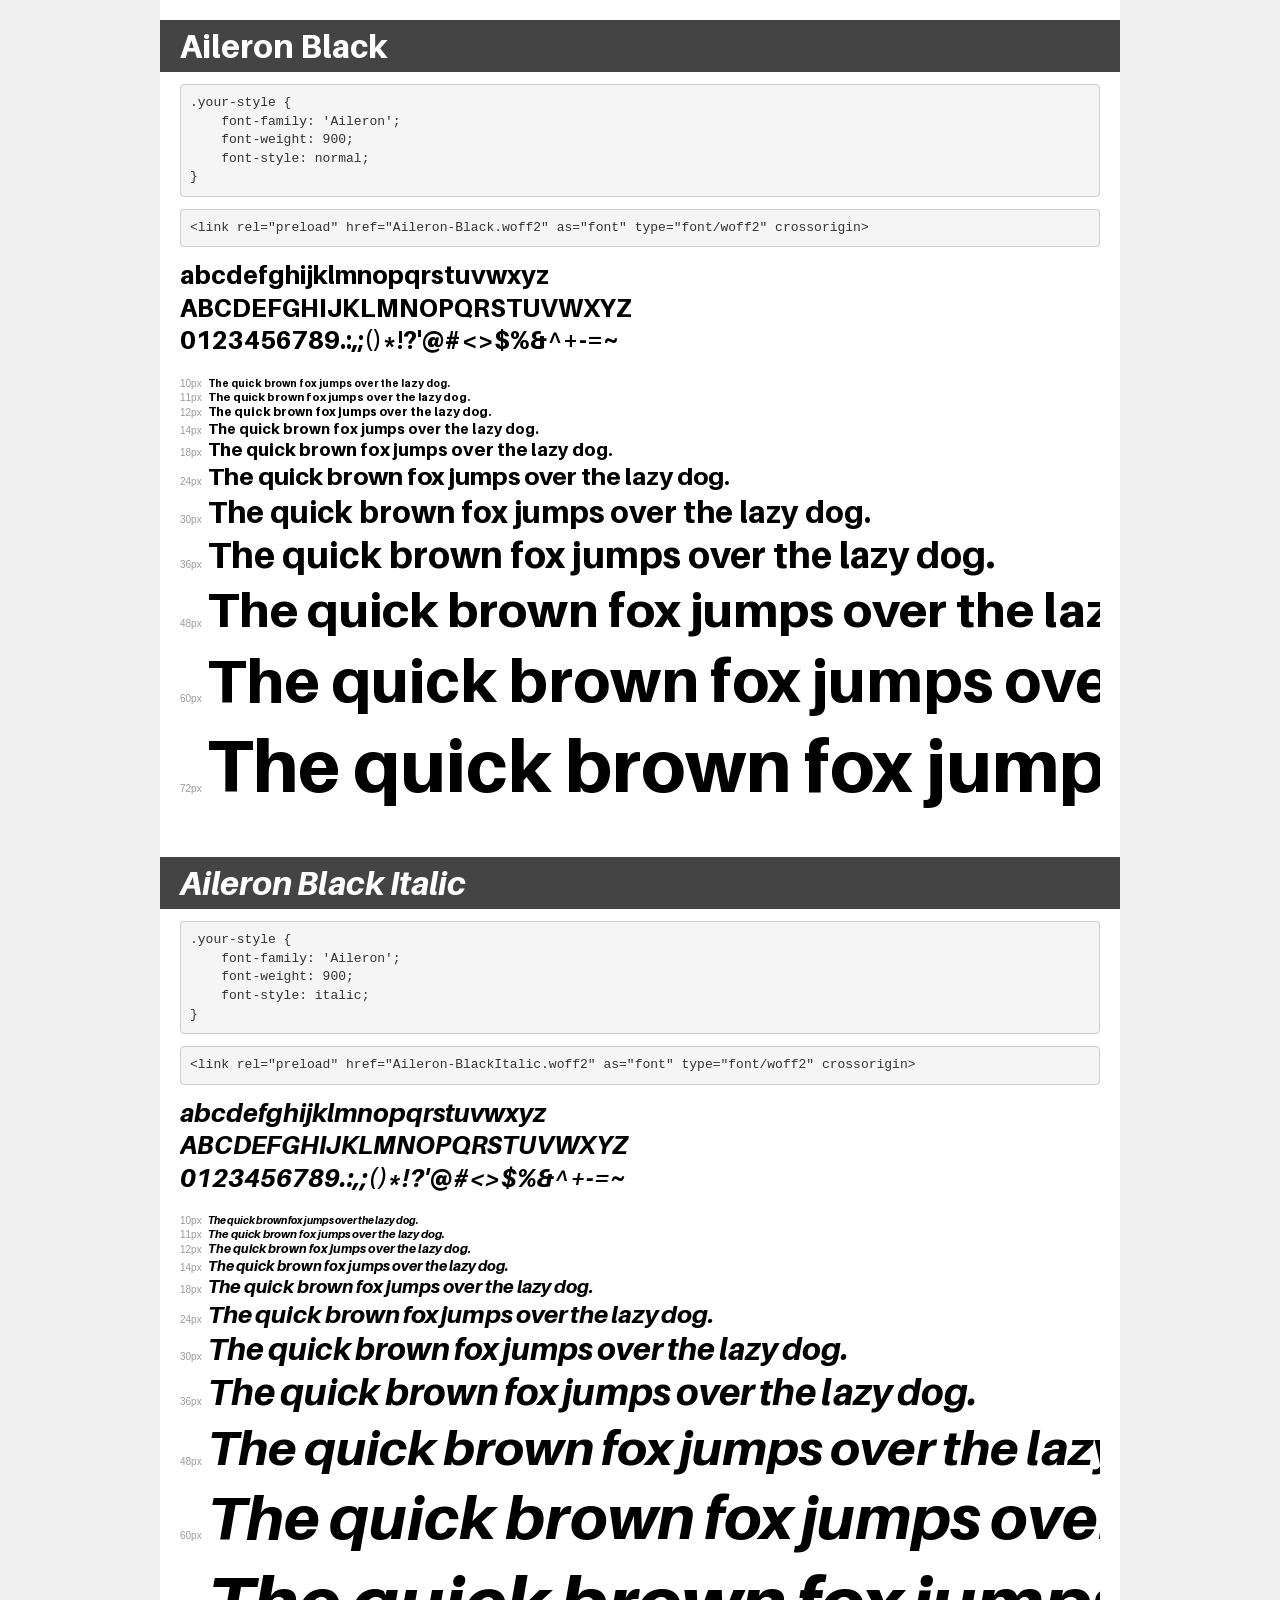
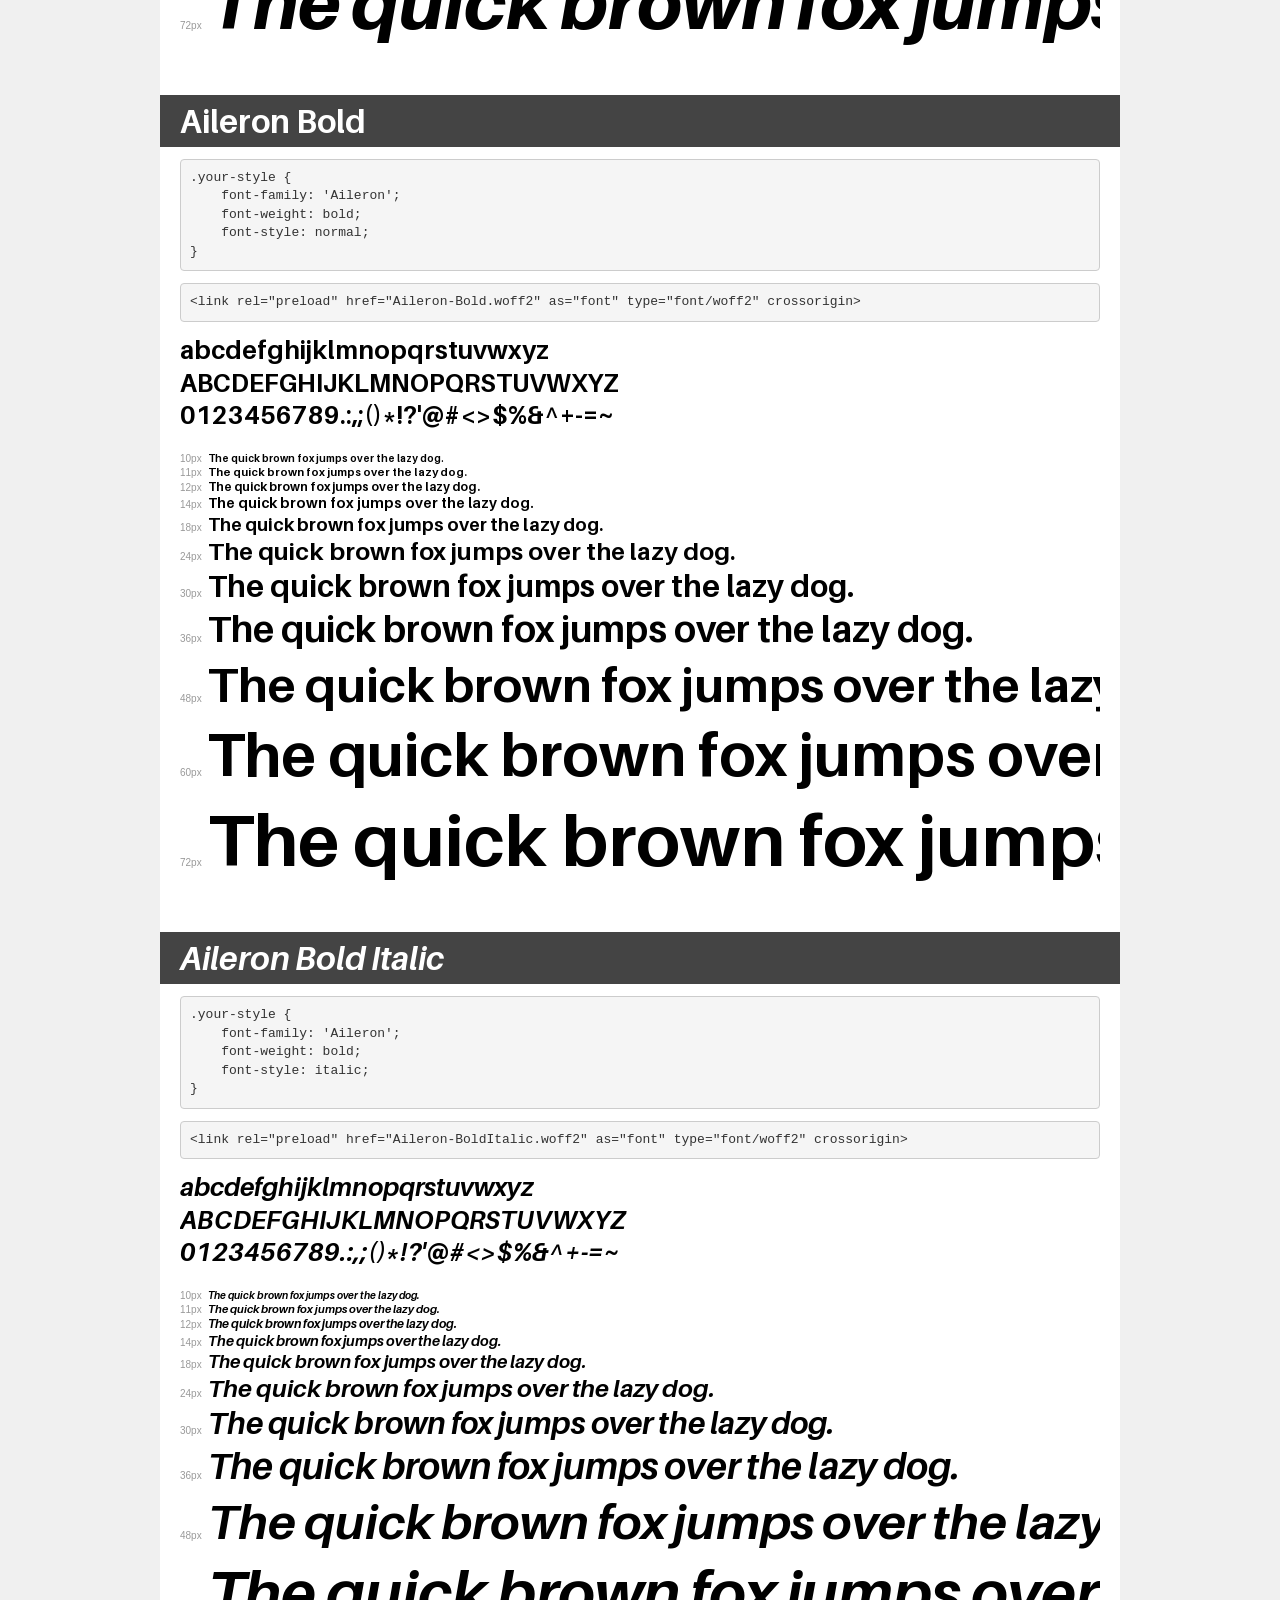
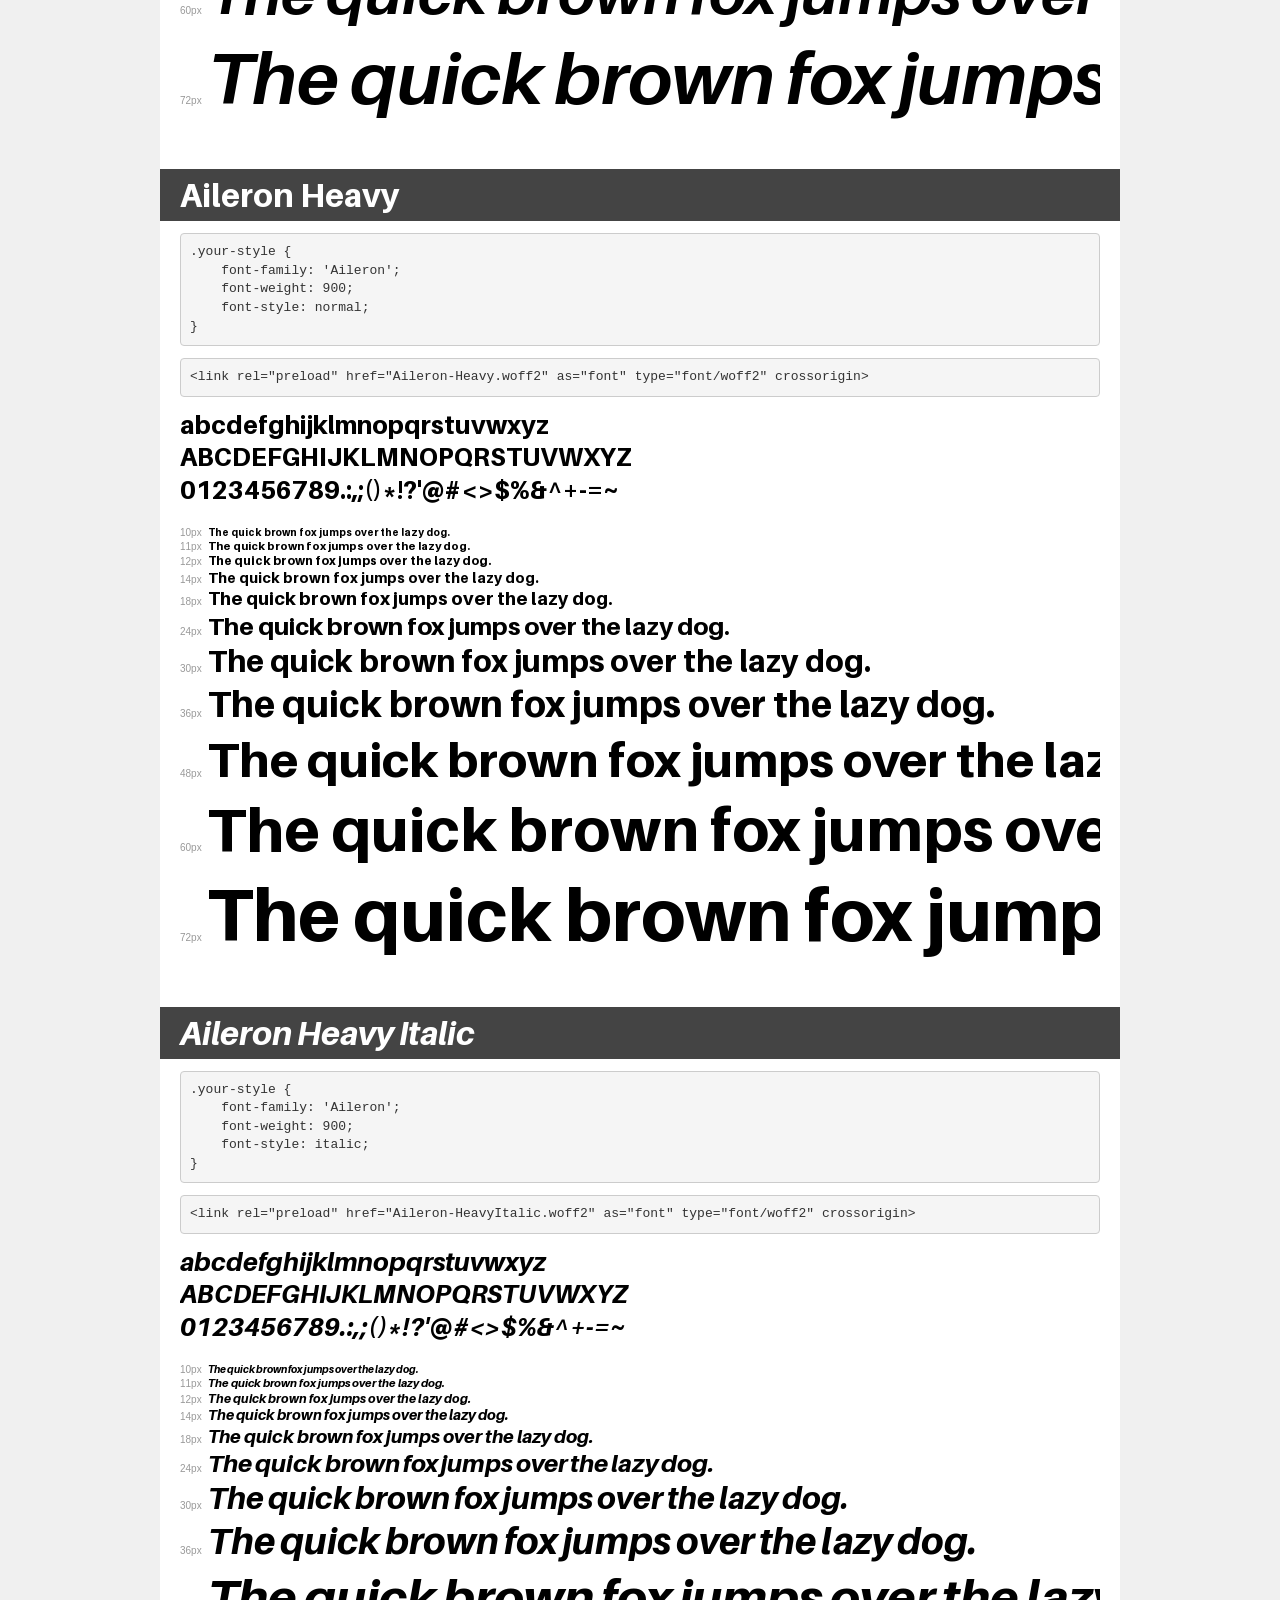
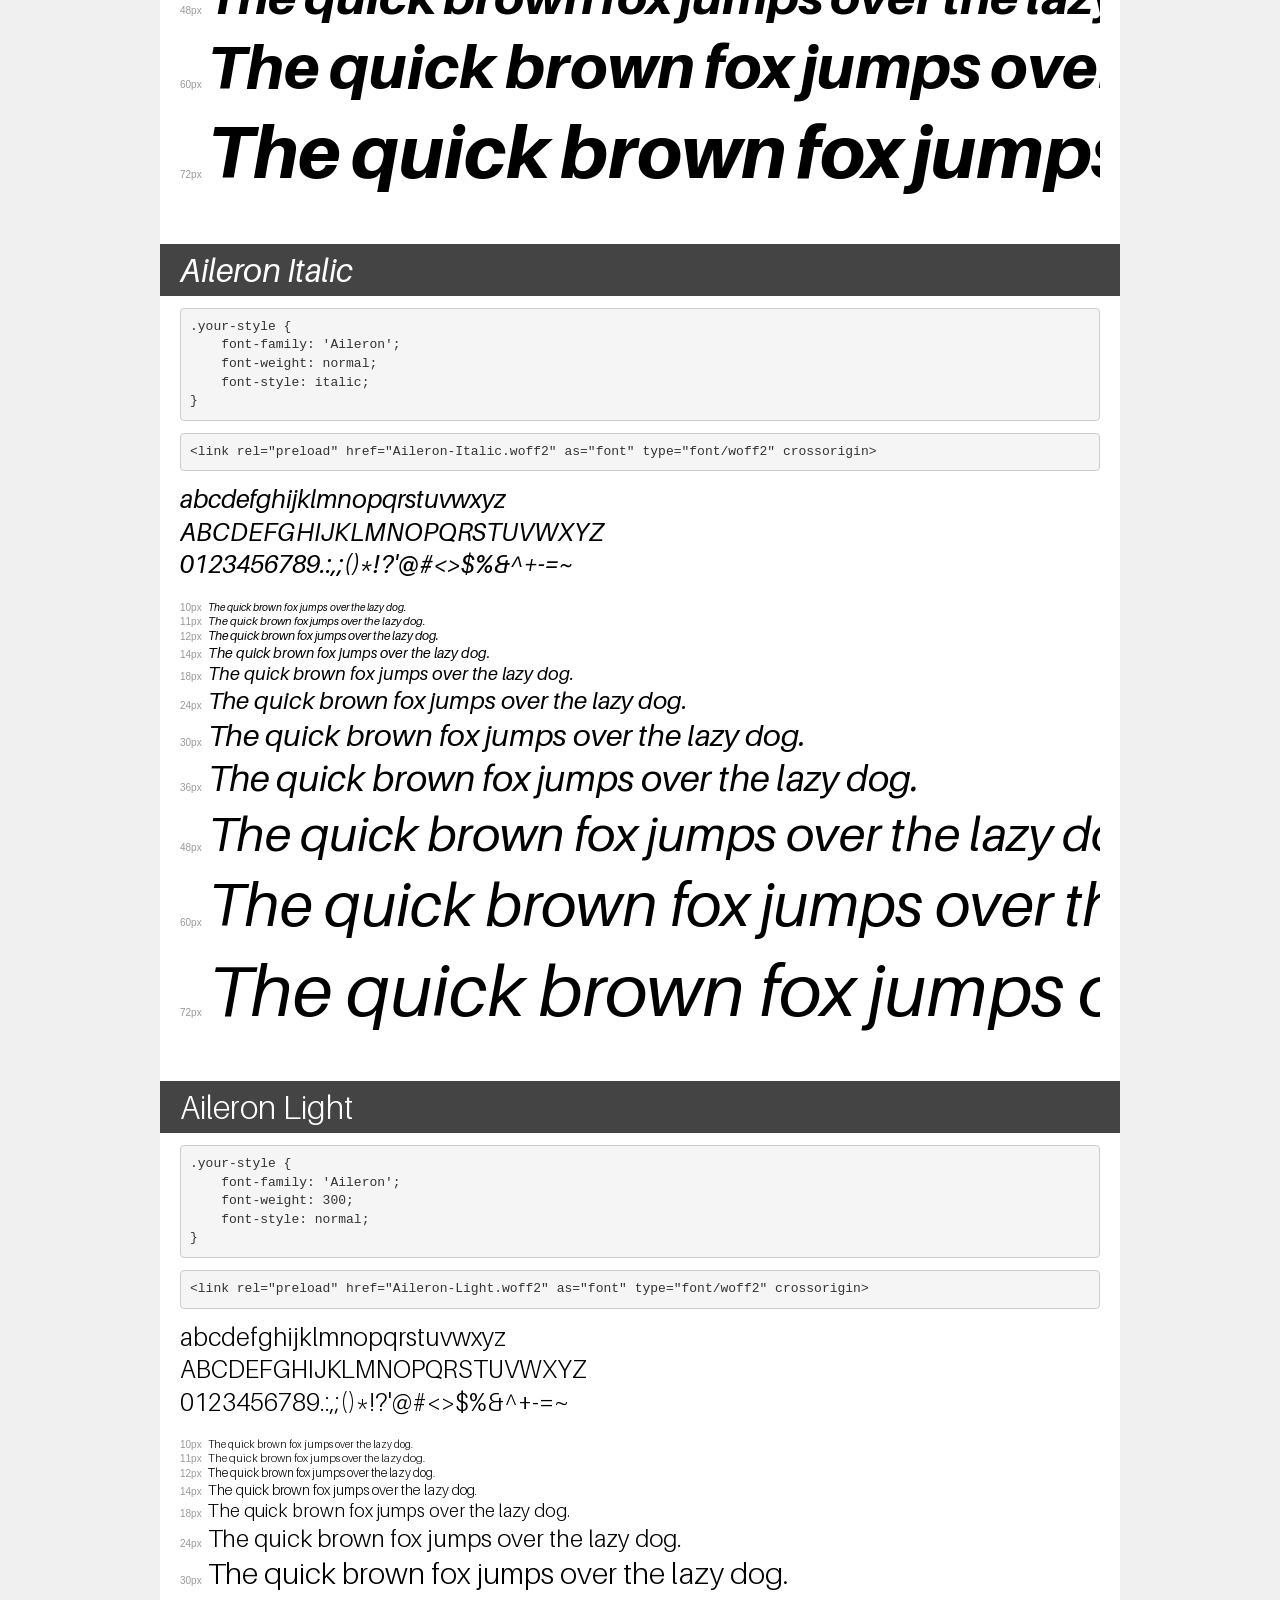
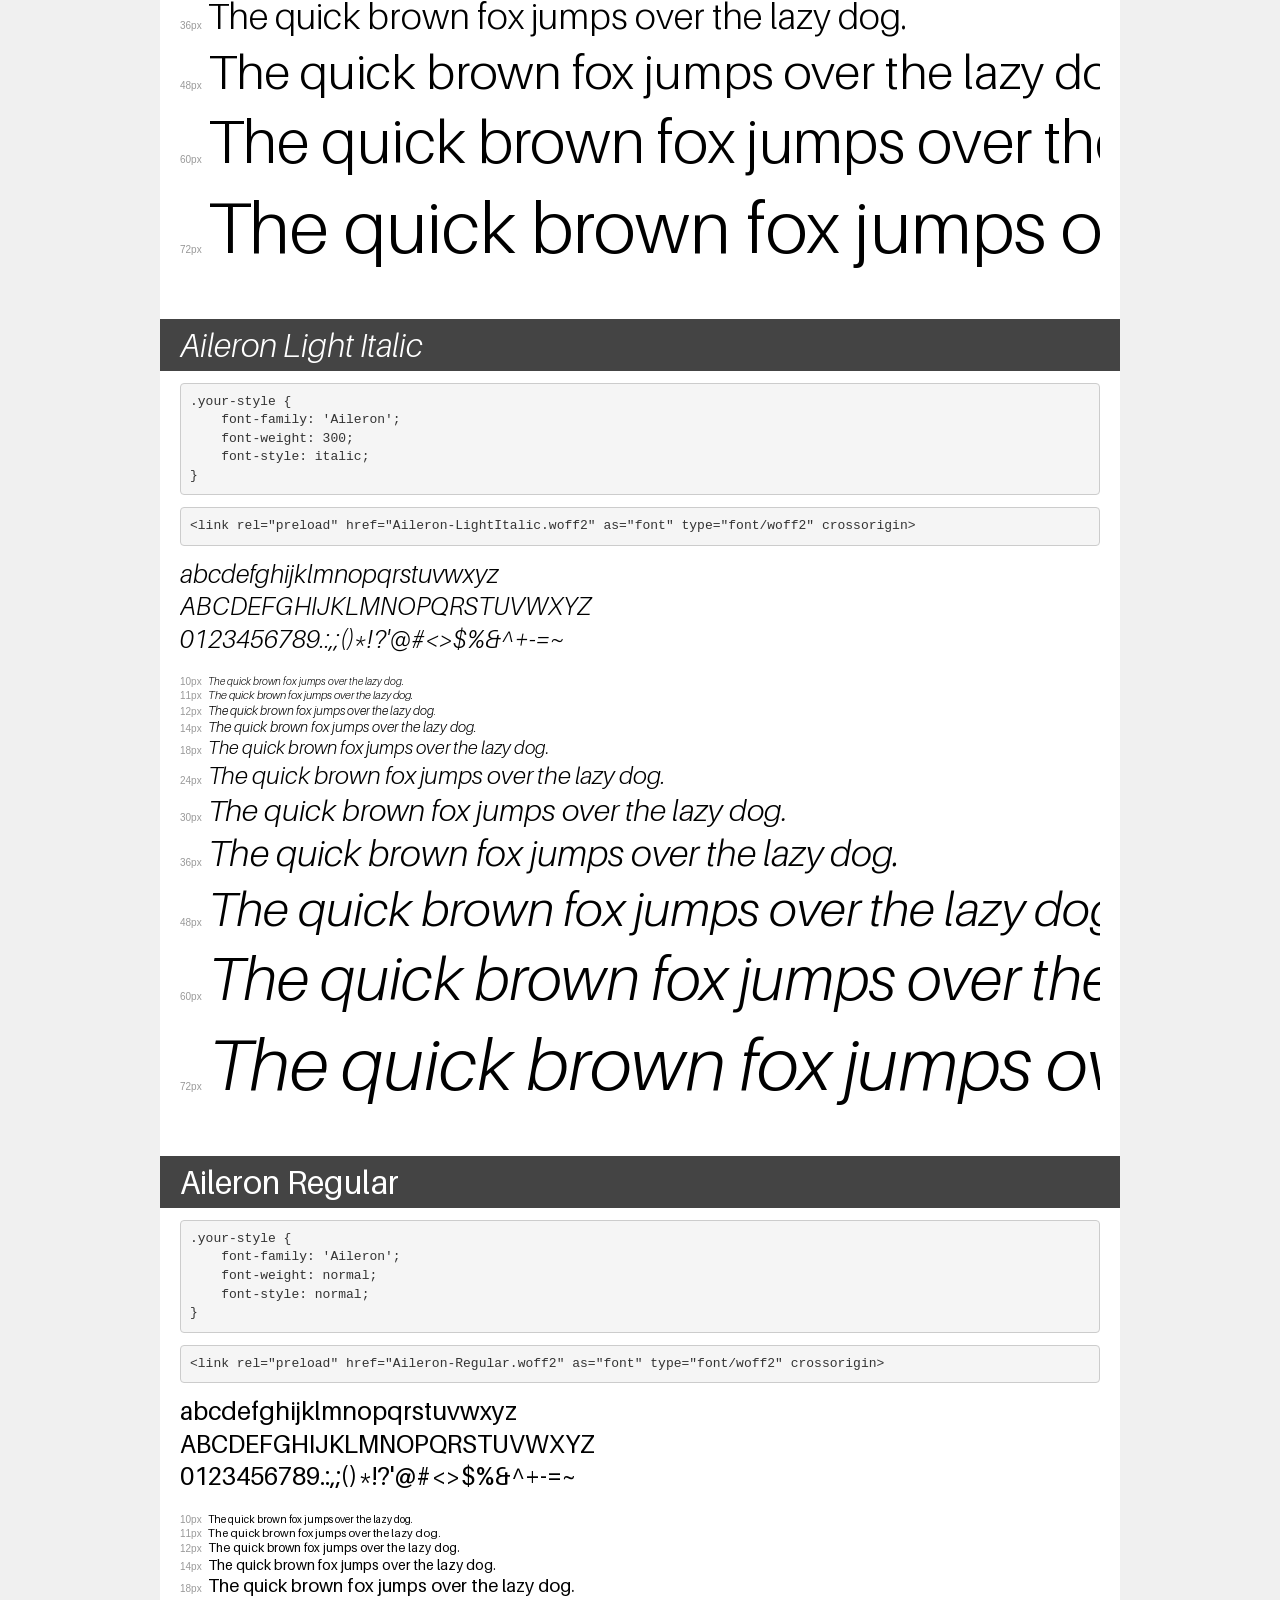
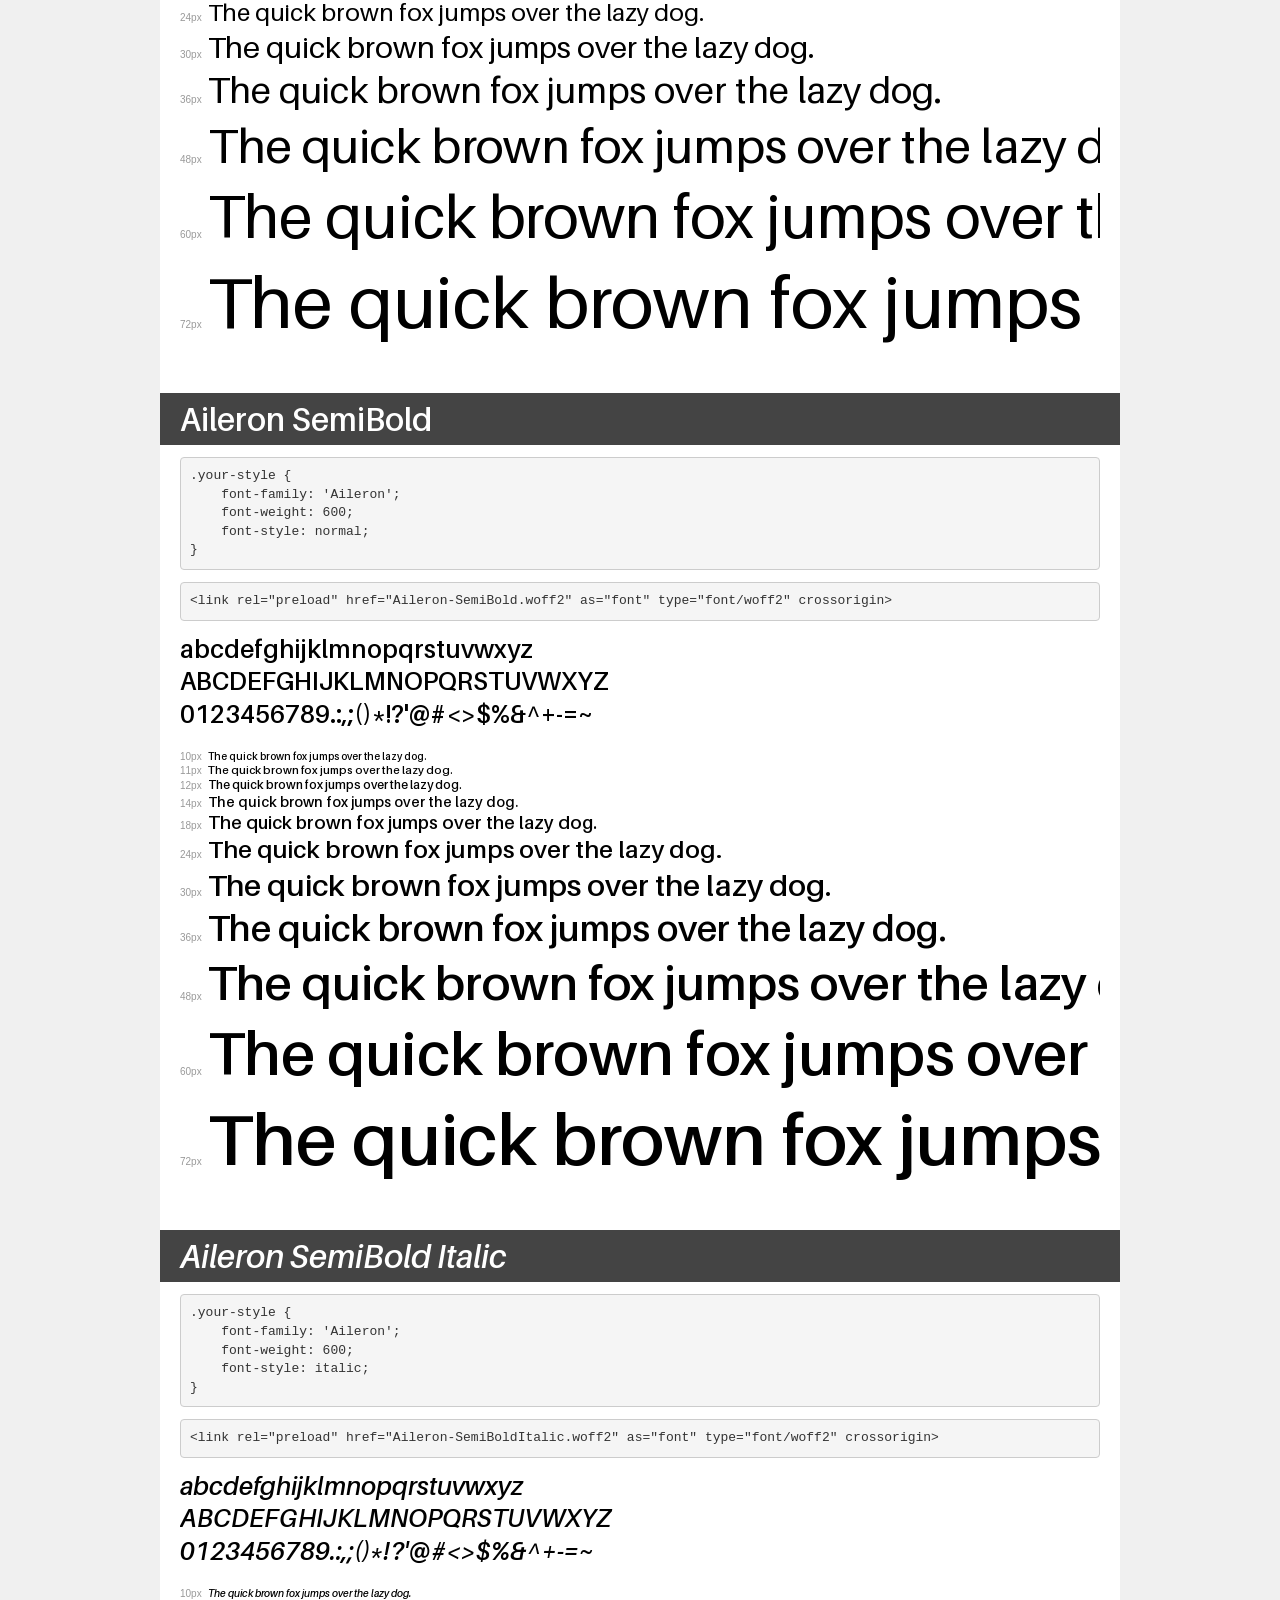
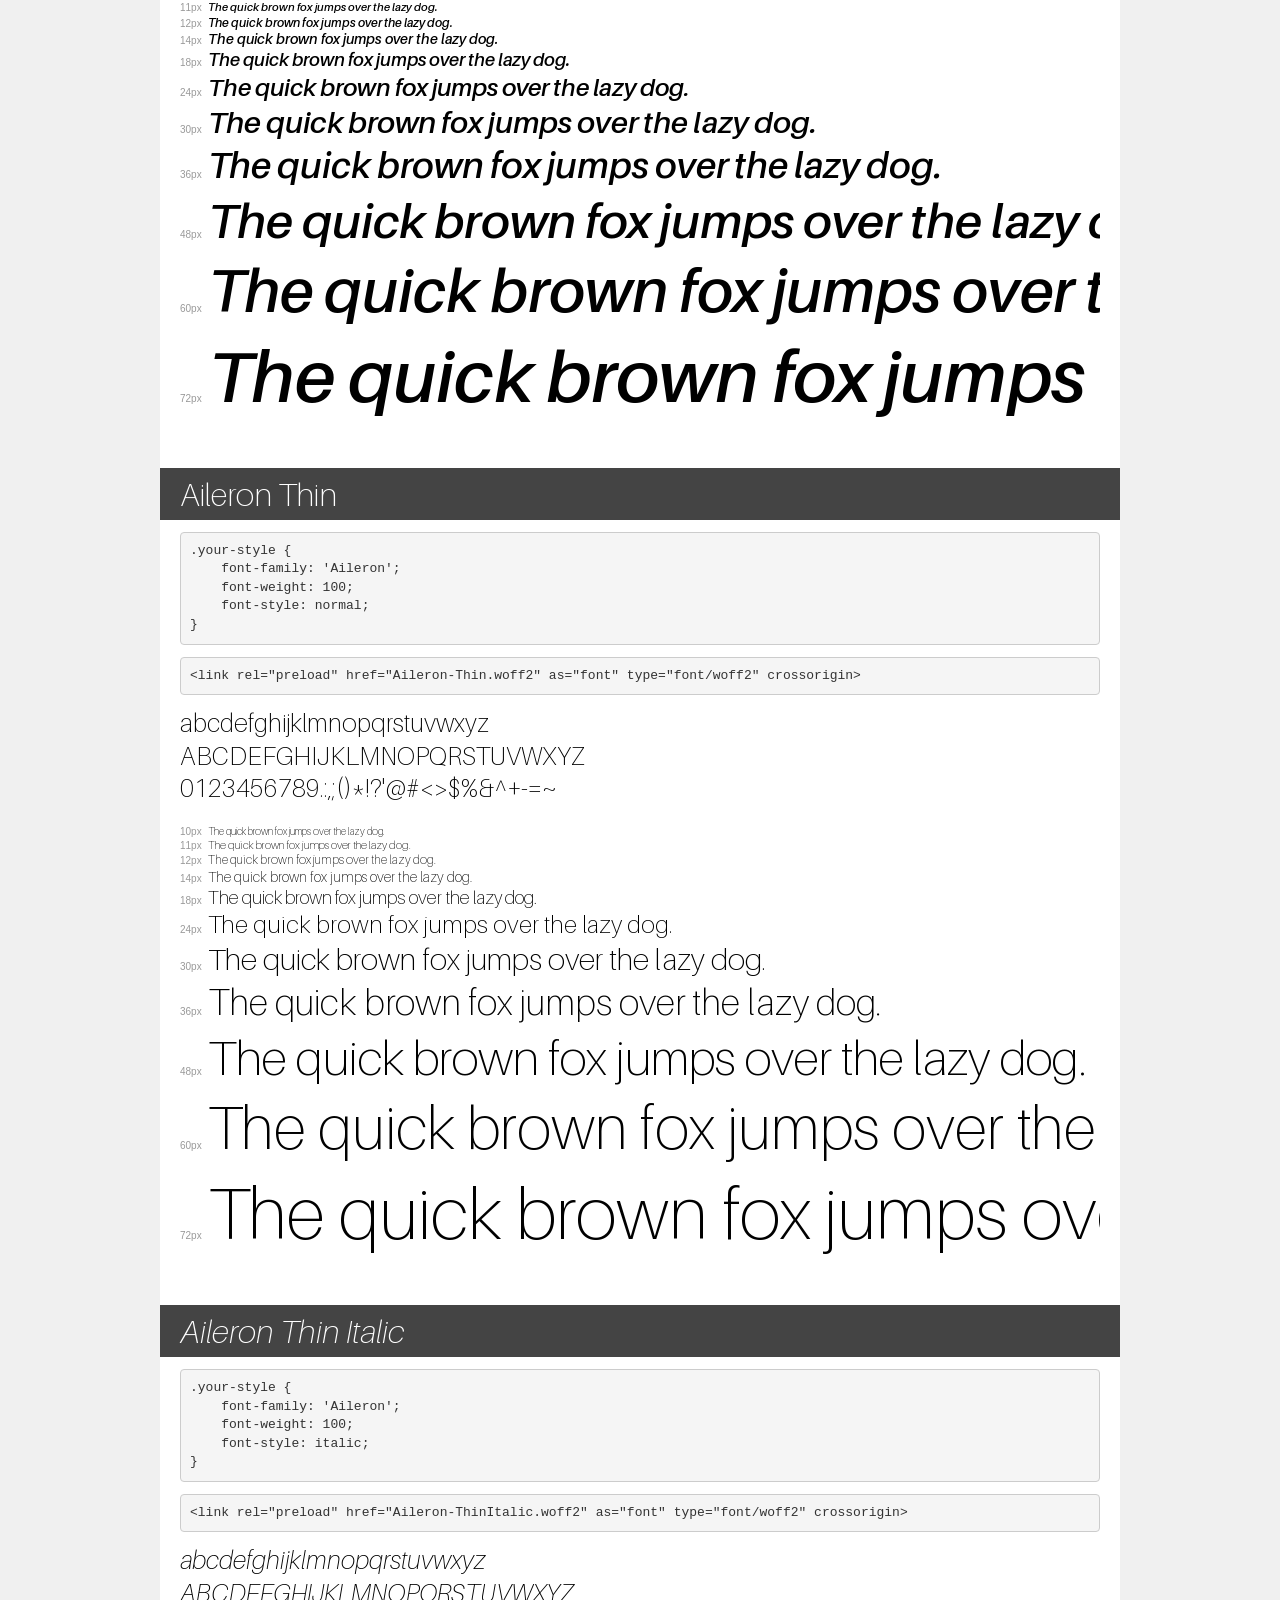
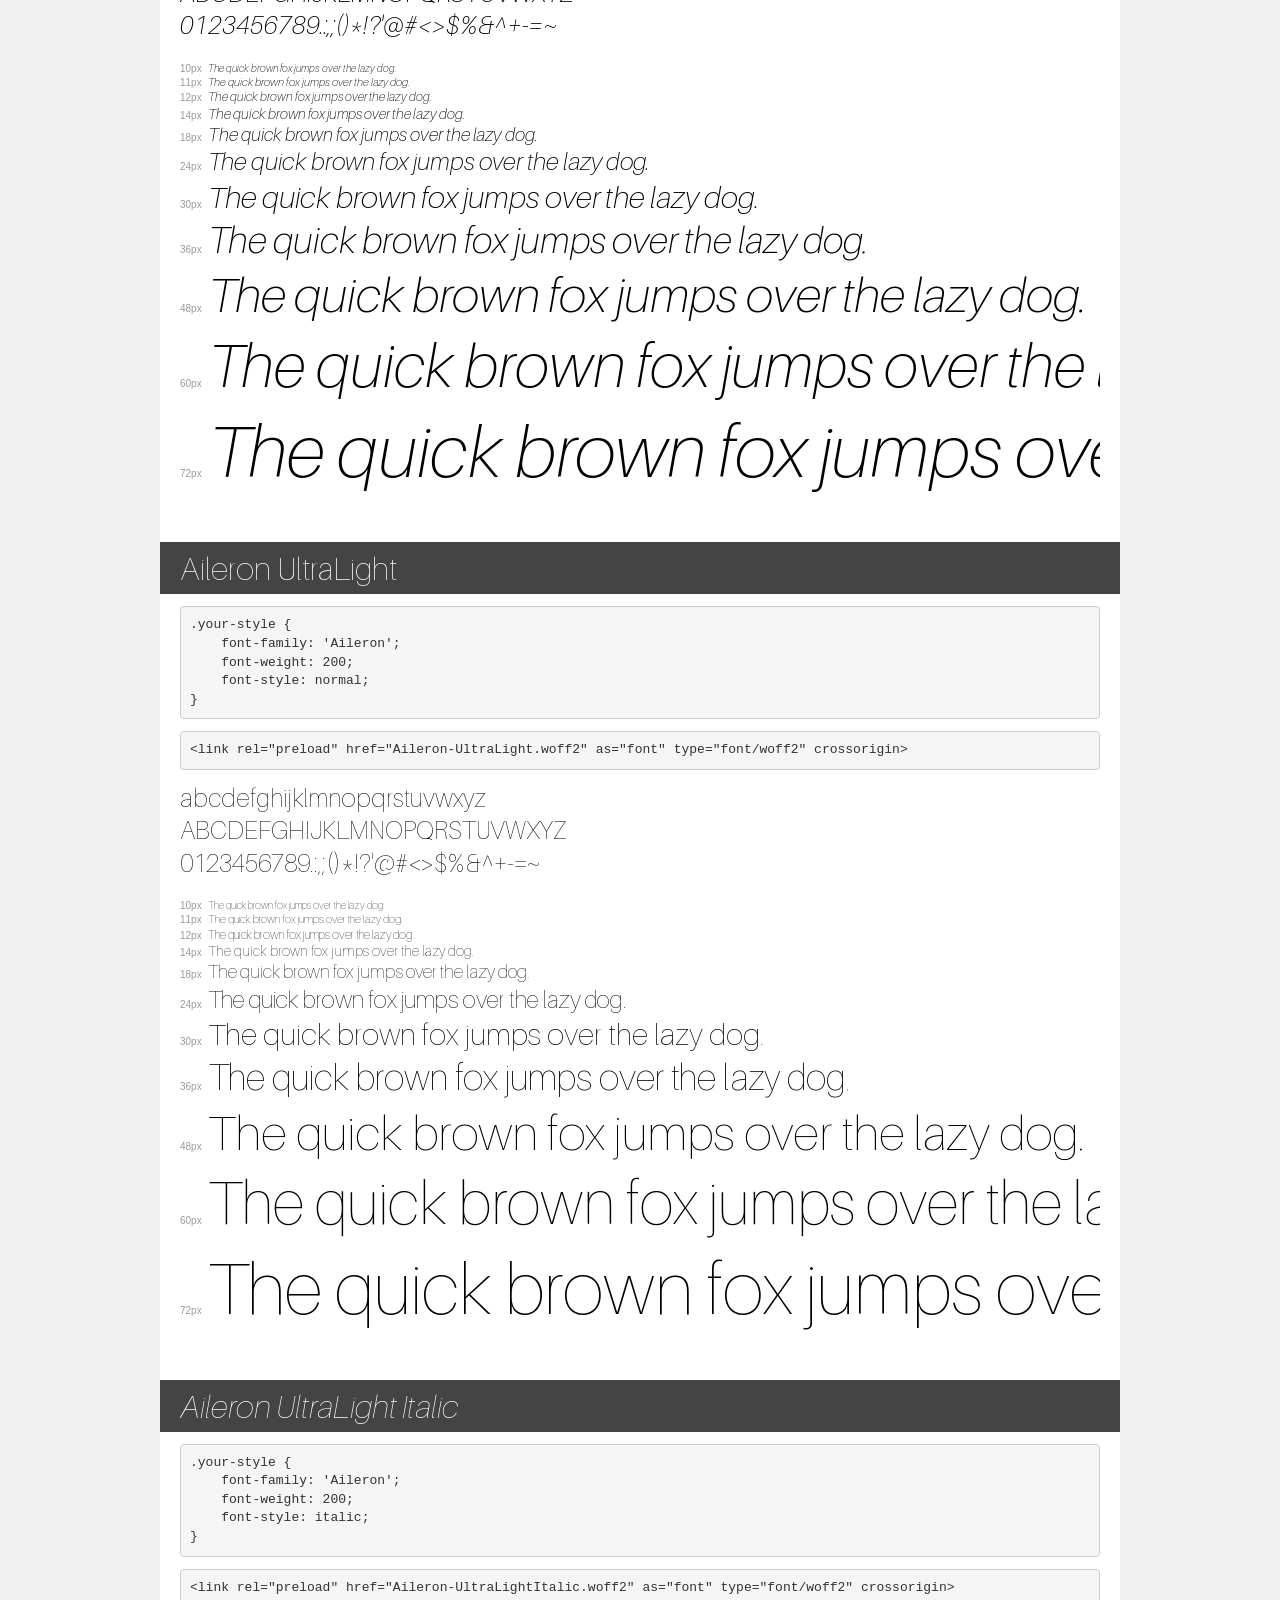
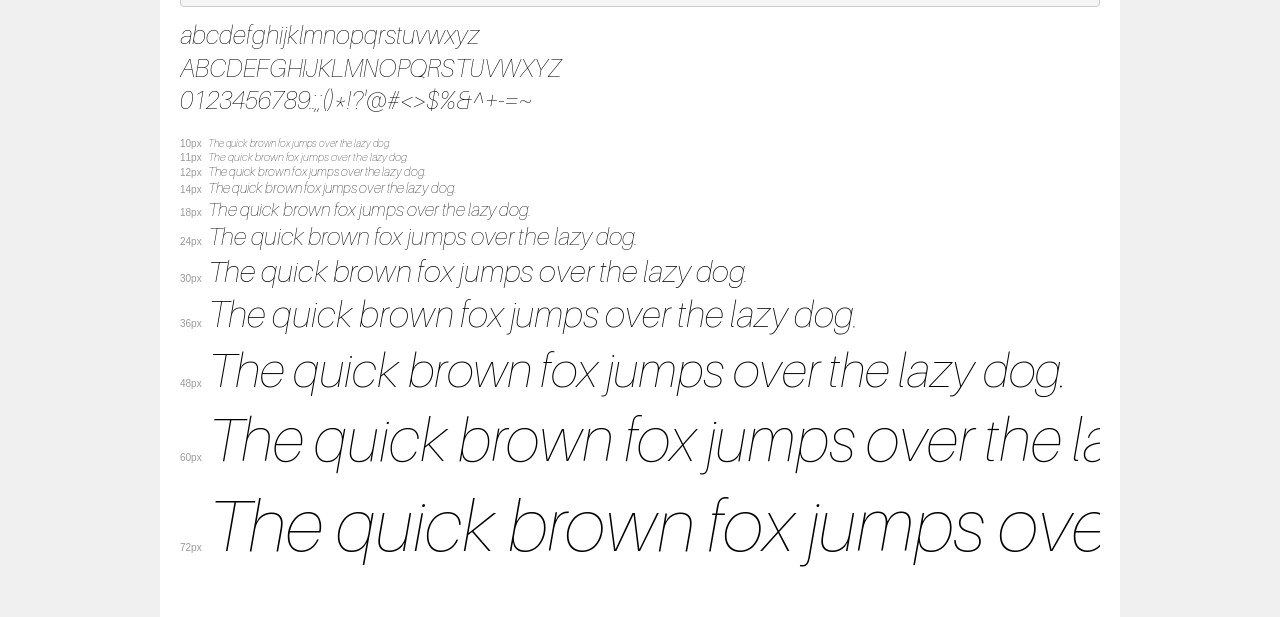
<file: assets/fonts/demo.html>
<!DOCTYPE html>
<html lang="en">
<head>
    <meta charset="utf-8">
    <meta http-equiv="X-UA-Compatible" content="IE=edge">
    <meta name="viewport" content="width=device-width, initial-scale=1">
    <meta name="robots" content="noindex, noarchive">
    <meta name="format-detection" content="telephone=no">
    <title>Transfonter demo</title>
    <link href="stylesheet.css" rel="stylesheet">
    <style>
        /*
        http://meyerweb.com/eric/tools/css/reset/
        v2.0 | 20110126
        License: none (public domain)
        */
        html, body, div, span, applet, object, iframe,
        h1, h2, h3, h4, h5, h6, p, blockquote, pre,
        a, abbr, acronym, address, big, cite, code,
        del, dfn, em, img, ins, kbd, q, s, samp,
        small, strike, strong, sub, sup, tt, var,
        b, u, i, center,
        dl, dt, dd, ol, ul, li,
        fieldset, form, label, legend,
        table, caption, tbody, tfoot, thead, tr, th, td,
        article, aside, canvas, details, embed,
        figure, figcaption, footer, header, hgroup,
        menu, nav, output, ruby, section, summary,
        time, mark, audio, video {
            margin: 0;
            padding: 0;
            border: 0;
            font-size: 100%;
            font: inherit;
            vertical-align: baseline;
        }
        /* HTML5 display-role reset for older browsers */
        article, aside, details, figcaption, figure,
        footer, header, hgroup, menu, nav, section {
            display: block;
        }
        body {
            line-height: 1;
        }
        ol, ul {
            list-style: none;
        }
        blockquote, q {
            quotes: none;
        }
        blockquote:before, blockquote:after,
        q:before, q:after {
            content: '';
            content: none;
        }
        table {
            border-collapse: collapse;
            border-spacing: 0;
        }
        /* demo styles */
        body {
            background: #f0f0f0;
            color: #000;
        }
        .page {
            background: #fff;
            width: 920px;
            margin: 0 auto;
            padding: 20px 20px 0 20px;
            overflow: hidden;
        }
        .font-container {
            overflow-x: auto;
            overflow-y: hidden;
            margin-bottom: 40px;
            line-height: 1.3;
            white-space: nowrap;
            padding-bottom: 5px;
        }
        h1 {
            position: relative;
            background: #444;
            font-size: 32px;
            color: #fff;
            padding: 10px 20px;
            margin: 0 -20px 12px -20px;
        }
        .letters {
            font-size: 25px;
            margin-bottom: 20px;
        }
        .s10:before {
            content: '10px';
        }
        .s11:before {
            content: '11px';
        }
        .s12:before {
            content: '12px';
        }
        .s14:before {
            content: '14px';
        }
        .s18:before {
            content: '18px';
        }
        .s24:before {
            content: '24px';
        }
        .s30:before {
            content: '30px';
        }
        .s36:before {
            content: '36px';
        }
        .s48:before {
            content: '48px';
        }
        .s60:before {
            content: '60px';
        }
        .s72:before {
            content: '72px';
        }
        .s10:before, .s11:before, .s12:before, .s14:before,
        .s18:before, .s24:before, .s30:before, .s36:before,
        .s48:before, .s60:before, .s72:before {
            font-family: Arial, sans-serif;
            font-size: 10px;
            font-weight: normal;
            font-style: normal;
            color: #999;
            padding-right: 6px;
        }
        pre {
            display: block;
            padding: 9px;
            margin: 0 0 12px;
            font-family: Monaco, Menlo, Consolas, "Courier New", monospace;
            font-size: 13px;
            line-height: 1.428571429;
            color: #333;
            font-weight: normal;
            font-style: normal;
            background-color: #f5f5f5;
            border: 1px solid #ccc;
            overflow-x: auto;
            border-radius: 4px;
        }
        /* responsive */
        @media (max-width: 959px) {
            .page {
                width: auto;
                margin: 0;
            }
        }
    </style>
</head>
<body>
<div class="page">
    <div class="demo">
        <h1 style="font-family: 'Aileron'; font-weight: 900; font-style: normal;">Aileron Black</h1>
        <pre title="Usage">.your-style {
    font-family: 'Aileron';
    font-weight: 900;
    font-style: normal;
}</pre>
        <pre title="Preload (optional)">
&lt;link rel=&quot;preload&quot; href=&quot;Aileron-Black.woff2&quot; as=&quot;font&quot; type=&quot;font/woff2&quot; crossorigin&gt;</pre>
        <div class="font-container" style="font-family: 'Aileron'; font-weight: 900; font-style: normal;">
            <p class="letters">
                abcdefghijklmnopqrstuvwxyz<br>
ABCDEFGHIJKLMNOPQRSTUVWXYZ<br>
                0123456789.:,;()*!?'@#&lt;&gt;$%&^+-=~
            </p>
            <p class="s10" style="font-size: 10px;">The quick brown fox jumps over the lazy dog.</p>
            <p class="s11" style="font-size: 11px;">The quick brown fox jumps over the lazy dog.</p>
            <p class="s12" style="font-size: 12px;">The quick brown fox jumps over the lazy dog.</p>
            <p class="s14" style="font-size: 14px;">The quick brown fox jumps over the lazy dog.</p>
            <p class="s18" style="font-size: 18px;">The quick brown fox jumps over the lazy dog.</p>
            <p class="s24" style="font-size: 24px;">The quick brown fox jumps over the lazy dog.</p>
            <p class="s30" style="font-size: 30px;">The quick brown fox jumps over the lazy dog.</p>
            <p class="s36" style="font-size: 36px;">The quick brown fox jumps over the lazy dog.</p>
            <p class="s48" style="font-size: 48px;">The quick brown fox jumps over the lazy dog.</p>
            <p class="s60" style="font-size: 60px;">The quick brown fox jumps over the lazy dog.</p>
            <p class="s72" style="font-size: 72px;">The quick brown fox jumps over the lazy dog.</p>
        </div>
    </div>

    <div class="demo">
        <h1 style="font-family: 'Aileron'; font-weight: 900; font-style: italic;">Aileron Black Italic</h1>
        <pre title="Usage">.your-style {
    font-family: 'Aileron';
    font-weight: 900;
    font-style: italic;
}</pre>
        <pre title="Preload (optional)">
&lt;link rel=&quot;preload&quot; href=&quot;Aileron-BlackItalic.woff2&quot; as=&quot;font&quot; type=&quot;font/woff2&quot; crossorigin&gt;</pre>
        <div class="font-container" style="font-family: 'Aileron'; font-weight: 900; font-style: italic;">
            <p class="letters">
                abcdefghijklmnopqrstuvwxyz<br>
ABCDEFGHIJKLMNOPQRSTUVWXYZ<br>
                0123456789.:,;()*!?'@#&lt;&gt;$%&^+-=~
            </p>
            <p class="s10" style="font-size: 10px;">The quick brown fox jumps over the lazy dog.</p>
            <p class="s11" style="font-size: 11px;">The quick brown fox jumps over the lazy dog.</p>
            <p class="s12" style="font-size: 12px;">The quick brown fox jumps over the lazy dog.</p>
            <p class="s14" style="font-size: 14px;">The quick brown fox jumps over the lazy dog.</p>
            <p class="s18" style="font-size: 18px;">The quick brown fox jumps over the lazy dog.</p>
            <p class="s24" style="font-size: 24px;">The quick brown fox jumps over the lazy dog.</p>
            <p class="s30" style="font-size: 30px;">The quick brown fox jumps over the lazy dog.</p>
            <p class="s36" style="font-size: 36px;">The quick brown fox jumps over the lazy dog.</p>
            <p class="s48" style="font-size: 48px;">The quick brown fox jumps over the lazy dog.</p>
            <p class="s60" style="font-size: 60px;">The quick brown fox jumps over the lazy dog.</p>
            <p class="s72" style="font-size: 72px;">The quick brown fox jumps over the lazy dog.</p>
        </div>
    </div>

    <div class="demo">
        <h1 style="font-family: 'Aileron'; font-weight: bold; font-style: normal;">Aileron Bold</h1>
        <pre title="Usage">.your-style {
    font-family: 'Aileron';
    font-weight: bold;
    font-style: normal;
}</pre>
        <pre title="Preload (optional)">
&lt;link rel=&quot;preload&quot; href=&quot;Aileron-Bold.woff2&quot; as=&quot;font&quot; type=&quot;font/woff2&quot; crossorigin&gt;</pre>
        <div class="font-container" style="font-family: 'Aileron'; font-weight: bold; font-style: normal;">
            <p class="letters">
                abcdefghijklmnopqrstuvwxyz<br>
ABCDEFGHIJKLMNOPQRSTUVWXYZ<br>
                0123456789.:,;()*!?'@#&lt;&gt;$%&^+-=~
            </p>
            <p class="s10" style="font-size: 10px;">The quick brown fox jumps over the lazy dog.</p>
            <p class="s11" style="font-size: 11px;">The quick brown fox jumps over the lazy dog.</p>
            <p class="s12" style="font-size: 12px;">The quick brown fox jumps over the lazy dog.</p>
            <p class="s14" style="font-size: 14px;">The quick brown fox jumps over the lazy dog.</p>
            <p class="s18" style="font-size: 18px;">The quick brown fox jumps over the lazy dog.</p>
            <p class="s24" style="font-size: 24px;">The quick brown fox jumps over the lazy dog.</p>
            <p class="s30" style="font-size: 30px;">The quick brown fox jumps over the lazy dog.</p>
            <p class="s36" style="font-size: 36px;">The quick brown fox jumps over the lazy dog.</p>
            <p class="s48" style="font-size: 48px;">The quick brown fox jumps over the lazy dog.</p>
            <p class="s60" style="font-size: 60px;">The quick brown fox jumps over the lazy dog.</p>
            <p class="s72" style="font-size: 72px;">The quick brown fox jumps over the lazy dog.</p>
        </div>
    </div>

    <div class="demo">
        <h1 style="font-family: 'Aileron'; font-weight: bold; font-style: italic;">Aileron Bold Italic</h1>
        <pre title="Usage">.your-style {
    font-family: 'Aileron';
    font-weight: bold;
    font-style: italic;
}</pre>
        <pre title="Preload (optional)">
&lt;link rel=&quot;preload&quot; href=&quot;Aileron-BoldItalic.woff2&quot; as=&quot;font&quot; type=&quot;font/woff2&quot; crossorigin&gt;</pre>
        <div class="font-container" style="font-family: 'Aileron'; font-weight: bold; font-style: italic;">
            <p class="letters">
                abcdefghijklmnopqrstuvwxyz<br>
ABCDEFGHIJKLMNOPQRSTUVWXYZ<br>
                0123456789.:,;()*!?'@#&lt;&gt;$%&^+-=~
            </p>
            <p class="s10" style="font-size: 10px;">The quick brown fox jumps over the lazy dog.</p>
            <p class="s11" style="font-size: 11px;">The quick brown fox jumps over the lazy dog.</p>
            <p class="s12" style="font-size: 12px;">The quick brown fox jumps over the lazy dog.</p>
            <p class="s14" style="font-size: 14px;">The quick brown fox jumps over the lazy dog.</p>
            <p class="s18" style="font-size: 18px;">The quick brown fox jumps over the lazy dog.</p>
            <p class="s24" style="font-size: 24px;">The quick brown fox jumps over the lazy dog.</p>
            <p class="s30" style="font-size: 30px;">The quick brown fox jumps over the lazy dog.</p>
            <p class="s36" style="font-size: 36px;">The quick brown fox jumps over the lazy dog.</p>
            <p class="s48" style="font-size: 48px;">The quick brown fox jumps over the lazy dog.</p>
            <p class="s60" style="font-size: 60px;">The quick brown fox jumps over the lazy dog.</p>
            <p class="s72" style="font-size: 72px;">The quick brown fox jumps over the lazy dog.</p>
        </div>
    </div>

    <div class="demo">
        <h1 style="font-family: 'Aileron'; font-weight: 900; font-style: normal;">Aileron Heavy</h1>
        <pre title="Usage">.your-style {
    font-family: 'Aileron';
    font-weight: 900;
    font-style: normal;
}</pre>
        <pre title="Preload (optional)">
&lt;link rel=&quot;preload&quot; href=&quot;Aileron-Heavy.woff2&quot; as=&quot;font&quot; type=&quot;font/woff2&quot; crossorigin&gt;</pre>
        <div class="font-container" style="font-family: 'Aileron'; font-weight: 900; font-style: normal;">
            <p class="letters">
                abcdefghijklmnopqrstuvwxyz<br>
ABCDEFGHIJKLMNOPQRSTUVWXYZ<br>
                0123456789.:,;()*!?'@#&lt;&gt;$%&^+-=~
            </p>
            <p class="s10" style="font-size: 10px;">The quick brown fox jumps over the lazy dog.</p>
            <p class="s11" style="font-size: 11px;">The quick brown fox jumps over the lazy dog.</p>
            <p class="s12" style="font-size: 12px;">The quick brown fox jumps over the lazy dog.</p>
            <p class="s14" style="font-size: 14px;">The quick brown fox jumps over the lazy dog.</p>
            <p class="s18" style="font-size: 18px;">The quick brown fox jumps over the lazy dog.</p>
            <p class="s24" style="font-size: 24px;">The quick brown fox jumps over the lazy dog.</p>
            <p class="s30" style="font-size: 30px;">The quick brown fox jumps over the lazy dog.</p>
            <p class="s36" style="font-size: 36px;">The quick brown fox jumps over the lazy dog.</p>
            <p class="s48" style="font-size: 48px;">The quick brown fox jumps over the lazy dog.</p>
            <p class="s60" style="font-size: 60px;">The quick brown fox jumps over the lazy dog.</p>
            <p class="s72" style="font-size: 72px;">The quick brown fox jumps over the lazy dog.</p>
        </div>
    </div>

    <div class="demo">
        <h1 style="font-family: 'Aileron'; font-weight: 900; font-style: italic;">Aileron Heavy Italic</h1>
        <pre title="Usage">.your-style {
    font-family: 'Aileron';
    font-weight: 900;
    font-style: italic;
}</pre>
        <pre title="Preload (optional)">
&lt;link rel=&quot;preload&quot; href=&quot;Aileron-HeavyItalic.woff2&quot; as=&quot;font&quot; type=&quot;font/woff2&quot; crossorigin&gt;</pre>
        <div class="font-container" style="font-family: 'Aileron'; font-weight: 900; font-style: italic;">
            <p class="letters">
                abcdefghijklmnopqrstuvwxyz<br>
ABCDEFGHIJKLMNOPQRSTUVWXYZ<br>
                0123456789.:,;()*!?'@#&lt;&gt;$%&^+-=~
            </p>
            <p class="s10" style="font-size: 10px;">The quick brown fox jumps over the lazy dog.</p>
            <p class="s11" style="font-size: 11px;">The quick brown fox jumps over the lazy dog.</p>
            <p class="s12" style="font-size: 12px;">The quick brown fox jumps over the lazy dog.</p>
            <p class="s14" style="font-size: 14px;">The quick brown fox jumps over the lazy dog.</p>
            <p class="s18" style="font-size: 18px;">The quick brown fox jumps over the lazy dog.</p>
            <p class="s24" style="font-size: 24px;">The quick brown fox jumps over the lazy dog.</p>
            <p class="s30" style="font-size: 30px;">The quick brown fox jumps over the lazy dog.</p>
            <p class="s36" style="font-size: 36px;">The quick brown fox jumps over the lazy dog.</p>
            <p class="s48" style="font-size: 48px;">The quick brown fox jumps over the lazy dog.</p>
            <p class="s60" style="font-size: 60px;">The quick brown fox jumps over the lazy dog.</p>
            <p class="s72" style="font-size: 72px;">The quick brown fox jumps over the lazy dog.</p>
        </div>
    </div>

    <div class="demo">
        <h1 style="font-family: 'Aileron'; font-weight: normal; font-style: italic;">Aileron Italic</h1>
        <pre title="Usage">.your-style {
    font-family: 'Aileron';
    font-weight: normal;
    font-style: italic;
}</pre>
        <pre title="Preload (optional)">
&lt;link rel=&quot;preload&quot; href=&quot;Aileron-Italic.woff2&quot; as=&quot;font&quot; type=&quot;font/woff2&quot; crossorigin&gt;</pre>
        <div class="font-container" style="font-family: 'Aileron'; font-weight: normal; font-style: italic;">
            <p class="letters">
                abcdefghijklmnopqrstuvwxyz<br>
ABCDEFGHIJKLMNOPQRSTUVWXYZ<br>
                0123456789.:,;()*!?'@#&lt;&gt;$%&^+-=~
            </p>
            <p class="s10" style="font-size: 10px;">The quick brown fox jumps over the lazy dog.</p>
            <p class="s11" style="font-size: 11px;">The quick brown fox jumps over the lazy dog.</p>
            <p class="s12" style="font-size: 12px;">The quick brown fox jumps over the lazy dog.</p>
            <p class="s14" style="font-size: 14px;">The quick brown fox jumps over the lazy dog.</p>
            <p class="s18" style="font-size: 18px;">The quick brown fox jumps over the lazy dog.</p>
            <p class="s24" style="font-size: 24px;">The quick brown fox jumps over the lazy dog.</p>
            <p class="s30" style="font-size: 30px;">The quick brown fox jumps over the lazy dog.</p>
            <p class="s36" style="font-size: 36px;">The quick brown fox jumps over the lazy dog.</p>
            <p class="s48" style="font-size: 48px;">The quick brown fox jumps over the lazy dog.</p>
            <p class="s60" style="font-size: 60px;">The quick brown fox jumps over the lazy dog.</p>
            <p class="s72" style="font-size: 72px;">The quick brown fox jumps over the lazy dog.</p>
        </div>
    </div>

    <div class="demo">
        <h1 style="font-family: 'Aileron'; font-weight: 300; font-style: normal;">Aileron Light</h1>
        <pre title="Usage">.your-style {
    font-family: 'Aileron';
    font-weight: 300;
    font-style: normal;
}</pre>
        <pre title="Preload (optional)">
&lt;link rel=&quot;preload&quot; href=&quot;Aileron-Light.woff2&quot; as=&quot;font&quot; type=&quot;font/woff2&quot; crossorigin&gt;</pre>
        <div class="font-container" style="font-family: 'Aileron'; font-weight: 300; font-style: normal;">
            <p class="letters">
                abcdefghijklmnopqrstuvwxyz<br>
ABCDEFGHIJKLMNOPQRSTUVWXYZ<br>
                0123456789.:,;()*!?'@#&lt;&gt;$%&^+-=~
            </p>
            <p class="s10" style="font-size: 10px;">The quick brown fox jumps over the lazy dog.</p>
            <p class="s11" style="font-size: 11px;">The quick brown fox jumps over the lazy dog.</p>
            <p class="s12" style="font-size: 12px;">The quick brown fox jumps over the lazy dog.</p>
            <p class="s14" style="font-size: 14px;">The quick brown fox jumps over the lazy dog.</p>
            <p class="s18" style="font-size: 18px;">The quick brown fox jumps over the lazy dog.</p>
            <p class="s24" style="font-size: 24px;">The quick brown fox jumps over the lazy dog.</p>
            <p class="s30" style="font-size: 30px;">The quick brown fox jumps over the lazy dog.</p>
            <p class="s36" style="font-size: 36px;">The quick brown fox jumps over the lazy dog.</p>
            <p class="s48" style="font-size: 48px;">The quick brown fox jumps over the lazy dog.</p>
            <p class="s60" style="font-size: 60px;">The quick brown fox jumps over the lazy dog.</p>
            <p class="s72" style="font-size: 72px;">The quick brown fox jumps over the lazy dog.</p>
        </div>
    </div>

    <div class="demo">
        <h1 style="font-family: 'Aileron'; font-weight: 300; font-style: italic;">Aileron Light Italic</h1>
        <pre title="Usage">.your-style {
    font-family: 'Aileron';
    font-weight: 300;
    font-style: italic;
}</pre>
        <pre title="Preload (optional)">
&lt;link rel=&quot;preload&quot; href=&quot;Aileron-LightItalic.woff2&quot; as=&quot;font&quot; type=&quot;font/woff2&quot; crossorigin&gt;</pre>
        <div class="font-container" style="font-family: 'Aileron'; font-weight: 300; font-style: italic;">
            <p class="letters">
                abcdefghijklmnopqrstuvwxyz<br>
ABCDEFGHIJKLMNOPQRSTUVWXYZ<br>
                0123456789.:,;()*!?'@#&lt;&gt;$%&^+-=~
            </p>
            <p class="s10" style="font-size: 10px;">The quick brown fox jumps over the lazy dog.</p>
            <p class="s11" style="font-size: 11px;">The quick brown fox jumps over the lazy dog.</p>
            <p class="s12" style="font-size: 12px;">The quick brown fox jumps over the lazy dog.</p>
            <p class="s14" style="font-size: 14px;">The quick brown fox jumps over the lazy dog.</p>
            <p class="s18" style="font-size: 18px;">The quick brown fox jumps over the lazy dog.</p>
            <p class="s24" style="font-size: 24px;">The quick brown fox jumps over the lazy dog.</p>
            <p class="s30" style="font-size: 30px;">The quick brown fox jumps over the lazy dog.</p>
            <p class="s36" style="font-size: 36px;">The quick brown fox jumps over the lazy dog.</p>
            <p class="s48" style="font-size: 48px;">The quick brown fox jumps over the lazy dog.</p>
            <p class="s60" style="font-size: 60px;">The quick brown fox jumps over the lazy dog.</p>
            <p class="s72" style="font-size: 72px;">The quick brown fox jumps over the lazy dog.</p>
        </div>
    </div>

    <div class="demo">
        <h1 style="font-family: 'Aileron'; font-weight: normal; font-style: normal;">Aileron Regular</h1>
        <pre title="Usage">.your-style {
    font-family: 'Aileron';
    font-weight: normal;
    font-style: normal;
}</pre>
        <pre title="Preload (optional)">
&lt;link rel=&quot;preload&quot; href=&quot;Aileron-Regular.woff2&quot; as=&quot;font&quot; type=&quot;font/woff2&quot; crossorigin&gt;</pre>
        <div class="font-container" style="font-family: 'Aileron'; font-weight: normal; font-style: normal;">
            <p class="letters">
                abcdefghijklmnopqrstuvwxyz<br>
ABCDEFGHIJKLMNOPQRSTUVWXYZ<br>
                0123456789.:,;()*!?'@#&lt;&gt;$%&^+-=~
            </p>
            <p class="s10" style="font-size: 10px;">The quick brown fox jumps over the lazy dog.</p>
            <p class="s11" style="font-size: 11px;">The quick brown fox jumps over the lazy dog.</p>
            <p class="s12" style="font-size: 12px;">The quick brown fox jumps over the lazy dog.</p>
            <p class="s14" style="font-size: 14px;">The quick brown fox jumps over the lazy dog.</p>
            <p class="s18" style="font-size: 18px;">The quick brown fox jumps over the lazy dog.</p>
            <p class="s24" style="font-size: 24px;">The quick brown fox jumps over the lazy dog.</p>
            <p class="s30" style="font-size: 30px;">The quick brown fox jumps over the lazy dog.</p>
            <p class="s36" style="font-size: 36px;">The quick brown fox jumps over the lazy dog.</p>
            <p class="s48" style="font-size: 48px;">The quick brown fox jumps over the lazy dog.</p>
            <p class="s60" style="font-size: 60px;">The quick brown fox jumps over the lazy dog.</p>
            <p class="s72" style="font-size: 72px;">The quick brown fox jumps over the lazy dog.</p>
        </div>
    </div>

    <div class="demo">
        <h1 style="font-family: 'Aileron'; font-weight: 600; font-style: normal;">Aileron SemiBold</h1>
        <pre title="Usage">.your-style {
    font-family: 'Aileron';
    font-weight: 600;
    font-style: normal;
}</pre>
        <pre title="Preload (optional)">
&lt;link rel=&quot;preload&quot; href=&quot;Aileron-SemiBold.woff2&quot; as=&quot;font&quot; type=&quot;font/woff2&quot; crossorigin&gt;</pre>
        <div class="font-container" style="font-family: 'Aileron'; font-weight: 600; font-style: normal;">
            <p class="letters">
                abcdefghijklmnopqrstuvwxyz<br>
ABCDEFGHIJKLMNOPQRSTUVWXYZ<br>
                0123456789.:,;()*!?'@#&lt;&gt;$%&^+-=~
            </p>
            <p class="s10" style="font-size: 10px;">The quick brown fox jumps over the lazy dog.</p>
            <p class="s11" style="font-size: 11px;">The quick brown fox jumps over the lazy dog.</p>
            <p class="s12" style="font-size: 12px;">The quick brown fox jumps over the lazy dog.</p>
            <p class="s14" style="font-size: 14px;">The quick brown fox jumps over the lazy dog.</p>
            <p class="s18" style="font-size: 18px;">The quick brown fox jumps over the lazy dog.</p>
            <p class="s24" style="font-size: 24px;">The quick brown fox jumps over the lazy dog.</p>
            <p class="s30" style="font-size: 30px;">The quick brown fox jumps over the lazy dog.</p>
            <p class="s36" style="font-size: 36px;">The quick brown fox jumps over the lazy dog.</p>
            <p class="s48" style="font-size: 48px;">The quick brown fox jumps over the lazy dog.</p>
            <p class="s60" style="font-size: 60px;">The quick brown fox jumps over the lazy dog.</p>
            <p class="s72" style="font-size: 72px;">The quick brown fox jumps over the lazy dog.</p>
        </div>
    </div>

    <div class="demo">
        <h1 style="font-family: 'Aileron'; font-weight: 600; font-style: italic;">Aileron SemiBold Italic</h1>
        <pre title="Usage">.your-style {
    font-family: 'Aileron';
    font-weight: 600;
    font-style: italic;
}</pre>
        <pre title="Preload (optional)">
&lt;link rel=&quot;preload&quot; href=&quot;Aileron-SemiBoldItalic.woff2&quot; as=&quot;font&quot; type=&quot;font/woff2&quot; crossorigin&gt;</pre>
        <div class="font-container" style="font-family: 'Aileron'; font-weight: 600; font-style: italic;">
            <p class="letters">
                abcdefghijklmnopqrstuvwxyz<br>
ABCDEFGHIJKLMNOPQRSTUVWXYZ<br>
                0123456789.:,;()*!?'@#&lt;&gt;$%&^+-=~
            </p>
            <p class="s10" style="font-size: 10px;">The quick brown fox jumps over the lazy dog.</p>
            <p class="s11" style="font-size: 11px;">The quick brown fox jumps over the lazy dog.</p>
            <p class="s12" style="font-size: 12px;">The quick brown fox jumps over the lazy dog.</p>
            <p class="s14" style="font-size: 14px;">The quick brown fox jumps over the lazy dog.</p>
            <p class="s18" style="font-size: 18px;">The quick brown fox jumps over the lazy dog.</p>
            <p class="s24" style="font-size: 24px;">The quick brown fox jumps over the lazy dog.</p>
            <p class="s30" style="font-size: 30px;">The quick brown fox jumps over the lazy dog.</p>
            <p class="s36" style="font-size: 36px;">The quick brown fox jumps over the lazy dog.</p>
            <p class="s48" style="font-size: 48px;">The quick brown fox jumps over the lazy dog.</p>
            <p class="s60" style="font-size: 60px;">The quick brown fox jumps over the lazy dog.</p>
            <p class="s72" style="font-size: 72px;">The quick brown fox jumps over the lazy dog.</p>
        </div>
    </div>

    <div class="demo">
        <h1 style="font-family: 'Aileron'; font-weight: 100; font-style: normal;">Aileron Thin</h1>
        <pre title="Usage">.your-style {
    font-family: 'Aileron';
    font-weight: 100;
    font-style: normal;
}</pre>
        <pre title="Preload (optional)">
&lt;link rel=&quot;preload&quot; href=&quot;Aileron-Thin.woff2&quot; as=&quot;font&quot; type=&quot;font/woff2&quot; crossorigin&gt;</pre>
        <div class="font-container" style="font-family: 'Aileron'; font-weight: 100; font-style: normal;">
            <p class="letters">
                abcdefghijklmnopqrstuvwxyz<br>
ABCDEFGHIJKLMNOPQRSTUVWXYZ<br>
                0123456789.:,;()*!?'@#&lt;&gt;$%&^+-=~
            </p>
            <p class="s10" style="font-size: 10px;">The quick brown fox jumps over the lazy dog.</p>
            <p class="s11" style="font-size: 11px;">The quick brown fox jumps over the lazy dog.</p>
            <p class="s12" style="font-size: 12px;">The quick brown fox jumps over the lazy dog.</p>
            <p class="s14" style="font-size: 14px;">The quick brown fox jumps over the lazy dog.</p>
            <p class="s18" style="font-size: 18px;">The quick brown fox jumps over the lazy dog.</p>
            <p class="s24" style="font-size: 24px;">The quick brown fox jumps over the lazy dog.</p>
            <p class="s30" style="font-size: 30px;">The quick brown fox jumps over the lazy dog.</p>
            <p class="s36" style="font-size: 36px;">The quick brown fox jumps over the lazy dog.</p>
            <p class="s48" style="font-size: 48px;">The quick brown fox jumps over the lazy dog.</p>
            <p class="s60" style="font-size: 60px;">The quick brown fox jumps over the lazy dog.</p>
            <p class="s72" style="font-size: 72px;">The quick brown fox jumps over the lazy dog.</p>
        </div>
    </div>

    <div class="demo">
        <h1 style="font-family: 'Aileron'; font-weight: 100; font-style: italic;">Aileron Thin Italic</h1>
        <pre title="Usage">.your-style {
    font-family: 'Aileron';
    font-weight: 100;
    font-style: italic;
}</pre>
        <pre title="Preload (optional)">
&lt;link rel=&quot;preload&quot; href=&quot;Aileron-ThinItalic.woff2&quot; as=&quot;font&quot; type=&quot;font/woff2&quot; crossorigin&gt;</pre>
        <div class="font-container" style="font-family: 'Aileron'; font-weight: 100; font-style: italic;">
            <p class="letters">
                abcdefghijklmnopqrstuvwxyz<br>
ABCDEFGHIJKLMNOPQRSTUVWXYZ<br>
                0123456789.:,;()*!?'@#&lt;&gt;$%&^+-=~
            </p>
            <p class="s10" style="font-size: 10px;">The quick brown fox jumps over the lazy dog.</p>
            <p class="s11" style="font-size: 11px;">The quick brown fox jumps over the lazy dog.</p>
            <p class="s12" style="font-size: 12px;">The quick brown fox jumps over the lazy dog.</p>
            <p class="s14" style="font-size: 14px;">The quick brown fox jumps over the lazy dog.</p>
            <p class="s18" style="font-size: 18px;">The quick brown fox jumps over the lazy dog.</p>
            <p class="s24" style="font-size: 24px;">The quick brown fox jumps over the lazy dog.</p>
            <p class="s30" style="font-size: 30px;">The quick brown fox jumps over the lazy dog.</p>
            <p class="s36" style="font-size: 36px;">The quick brown fox jumps over the lazy dog.</p>
            <p class="s48" style="font-size: 48px;">The quick brown fox jumps over the lazy dog.</p>
            <p class="s60" style="font-size: 60px;">The quick brown fox jumps over the lazy dog.</p>
            <p class="s72" style="font-size: 72px;">The quick brown fox jumps over the lazy dog.</p>
        </div>
    </div>

    <div class="demo">
        <h1 style="font-family: 'Aileron'; font-weight: 200; font-style: normal;">Aileron UltraLight</h1>
        <pre title="Usage">.your-style {
    font-family: 'Aileron';
    font-weight: 200;
    font-style: normal;
}</pre>
        <pre title="Preload (optional)">
&lt;link rel=&quot;preload&quot; href=&quot;Aileron-UltraLight.woff2&quot; as=&quot;font&quot; type=&quot;font/woff2&quot; crossorigin&gt;</pre>
        <div class="font-container" style="font-family: 'Aileron'; font-weight: 200; font-style: normal;">
            <p class="letters">
                abcdefghijklmnopqrstuvwxyz<br>
ABCDEFGHIJKLMNOPQRSTUVWXYZ<br>
                0123456789.:,;()*!?'@#&lt;&gt;$%&^+-=~
            </p>
            <p class="s10" style="font-size: 10px;">The quick brown fox jumps over the lazy dog.</p>
            <p class="s11" style="font-size: 11px;">The quick brown fox jumps over the lazy dog.</p>
            <p class="s12" style="font-size: 12px;">The quick brown fox jumps over the lazy dog.</p>
            <p class="s14" style="font-size: 14px;">The quick brown fox jumps over the lazy dog.</p>
            <p class="s18" style="font-size: 18px;">The quick brown fox jumps over the lazy dog.</p>
            <p class="s24" style="font-size: 24px;">The quick brown fox jumps over the lazy dog.</p>
            <p class="s30" style="font-size: 30px;">The quick brown fox jumps over the lazy dog.</p>
            <p class="s36" style="font-size: 36px;">The quick brown fox jumps over the lazy dog.</p>
            <p class="s48" style="font-size: 48px;">The quick brown fox jumps over the lazy dog.</p>
            <p class="s60" style="font-size: 60px;">The quick brown fox jumps over the lazy dog.</p>
            <p class="s72" style="font-size: 72px;">The quick brown fox jumps over the lazy dog.</p>
        </div>
    </div>

    <div class="demo">
        <h1 style="font-family: 'Aileron'; font-weight: 200; font-style: italic;">Aileron UltraLight Italic</h1>
        <pre title="Usage">.your-style {
    font-family: 'Aileron';
    font-weight: 200;
    font-style: italic;
}</pre>
        <pre title="Preload (optional)">
&lt;link rel=&quot;preload&quot; href=&quot;Aileron-UltraLightItalic.woff2&quot; as=&quot;font&quot; type=&quot;font/woff2&quot; crossorigin&gt;</pre>
        <div class="font-container" style="font-family: 'Aileron'; font-weight: 200; font-style: italic;">
            <p class="letters">
                abcdefghijklmnopqrstuvwxyz<br>
ABCDEFGHIJKLMNOPQRSTUVWXYZ<br>
                0123456789.:,;()*!?'@#&lt;&gt;$%&^+-=~
            </p>
            <p class="s10" style="font-size: 10px;">The quick brown fox jumps over the lazy dog.</p>
            <p class="s11" style="font-size: 11px;">The quick brown fox jumps over the lazy dog.</p>
            <p class="s12" style="font-size: 12px;">The quick brown fox jumps over the lazy dog.</p>
            <p class="s14" style="font-size: 14px;">The quick brown fox jumps over the lazy dog.</p>
            <p class="s18" style="font-size: 18px;">The quick brown fox jumps over the lazy dog.</p>
            <p class="s24" style="font-size: 24px;">The quick brown fox jumps over the lazy dog.</p>
            <p class="s30" style="font-size: 30px;">The quick brown fox jumps over the lazy dog.</p>
            <p class="s36" style="font-size: 36px;">The quick brown fox jumps over the lazy dog.</p>
            <p class="s48" style="font-size: 48px;">The quick brown fox jumps over the lazy dog.</p>
            <p class="s60" style="font-size: 60px;">The quick brown fox jumps over the lazy dog.</p>
            <p class="s72" style="font-size: 72px;">The quick brown fox jumps over the lazy dog.</p>
        </div>
    </div>

</div>
</body>
</html>
</file>
<file: assets/fonts/stylesheet.css>
@font-face {
    font-family: 'Aileron';
    src: url('Aileron-Black.woff2') format('woff2'),
        url('Aileron-Black.woff') format('woff');
    font-weight: 900;
    font-style: normal;
    font-display: swap;
}

@font-face {
    font-family: 'Aileron';
    src: url('Aileron-BlackItalic.woff2') format('woff2'),
        url('Aileron-BlackItalic.woff') format('woff');
    font-weight: 900;
    font-style: italic;
    font-display: swap;
}

@font-face {
    font-family: 'Aileron';
    src: url('Aileron-Bold.woff2') format('woff2'),
        url('Aileron-Bold.woff') format('woff');
    font-weight: bold;
    font-style: normal;
    font-display: swap;
}

@font-face {
    font-family: 'Aileron';
    src: url('Aileron-BoldItalic.woff2') format('woff2'),
        url('Aileron-BoldItalic.woff') format('woff');
    font-weight: bold;
    font-style: italic;
    font-display: swap;
}

@font-face {
    font-family: 'Aileron';
    src: url('Aileron-Heavy.woff2') format('woff2'),
        url('Aileron-Heavy.woff') format('woff');
    font-weight: 900;
    font-style: normal;
    font-display: swap;
}

@font-face {
    font-family: 'Aileron';
    src: url('Aileron-HeavyItalic.woff2') format('woff2'),
        url('Aileron-HeavyItalic.woff') format('woff');
    font-weight: 900;
    font-style: italic;
    font-display: swap;
}

@font-face {
    font-family: 'Aileron';
    src: url('Aileron-Italic.woff2') format('woff2'),
        url('Aileron-Italic.woff') format('woff');
    font-weight: normal;
    font-style: italic;
    font-display: swap;
}

@font-face {
    font-family: 'Aileron';
    src: url('Aileron-Light.woff2') format('woff2'),
        url('Aileron-Light.woff') format('woff');
    font-weight: 300;
    font-style: normal;
    font-display: swap;
}

@font-face {
    font-family: 'Aileron';
    src: url('Aileron-LightItalic.woff2') format('woff2'),
        url('Aileron-LightItalic.woff') format('woff');
    font-weight: 300;
    font-style: italic;
    font-display: swap;
}

@font-face {
    font-family: 'Aileron';
    src: url('Aileron-Regular.woff2') format('woff2'),
        url('Aileron-Regular.woff') format('woff');
    font-weight: normal;
    font-style: normal;
    font-display: swap;
}

@font-face {
    font-family: 'Aileron';
    src: url('Aileron-SemiBold.woff2') format('woff2'),
        url('Aileron-SemiBold.woff') format('woff');
    font-weight: 600;
    font-style: normal;
    font-display: swap;
}

@font-face {
    font-family: 'Aileron';
    src: url('Aileron-SemiBoldItalic.woff2') format('woff2'),
        url('Aileron-SemiBoldItalic.woff') format('woff');
    font-weight: 600;
    font-style: italic;
    font-display: swap;
}

@font-face {
    font-family: 'Aileron';
    src: url('Aileron-Thin.woff2') format('woff2'),
        url('Aileron-Thin.woff') format('woff');
    font-weight: 100;
    font-style: normal;
    font-display: swap;
}

@font-face {
    font-family: 'Aileron';
    src: url('Aileron-ThinItalic.woff2') format('woff2'),
        url('Aileron-ThinItalic.woff') format('woff');
    font-weight: 100;
    font-style: italic;
    font-display: swap;
}

@font-face {
    font-family: 'Aileron';
    src: url('Aileron-UltraLight.woff2') format('woff2'),
        url('Aileron-UltraLight.woff') format('woff');
    font-weight: 200;
    font-style: normal;
    font-display: swap;
}

@font-face {
    font-family: 'Aileron';
    src: url('Aileron-UltraLightItalic.woff2') format('woff2'),
        url('Aileron-UltraLightItalic.woff') format('woff');
    font-weight: 200;
    font-style: italic;
    font-display: swap;
}
</file>
